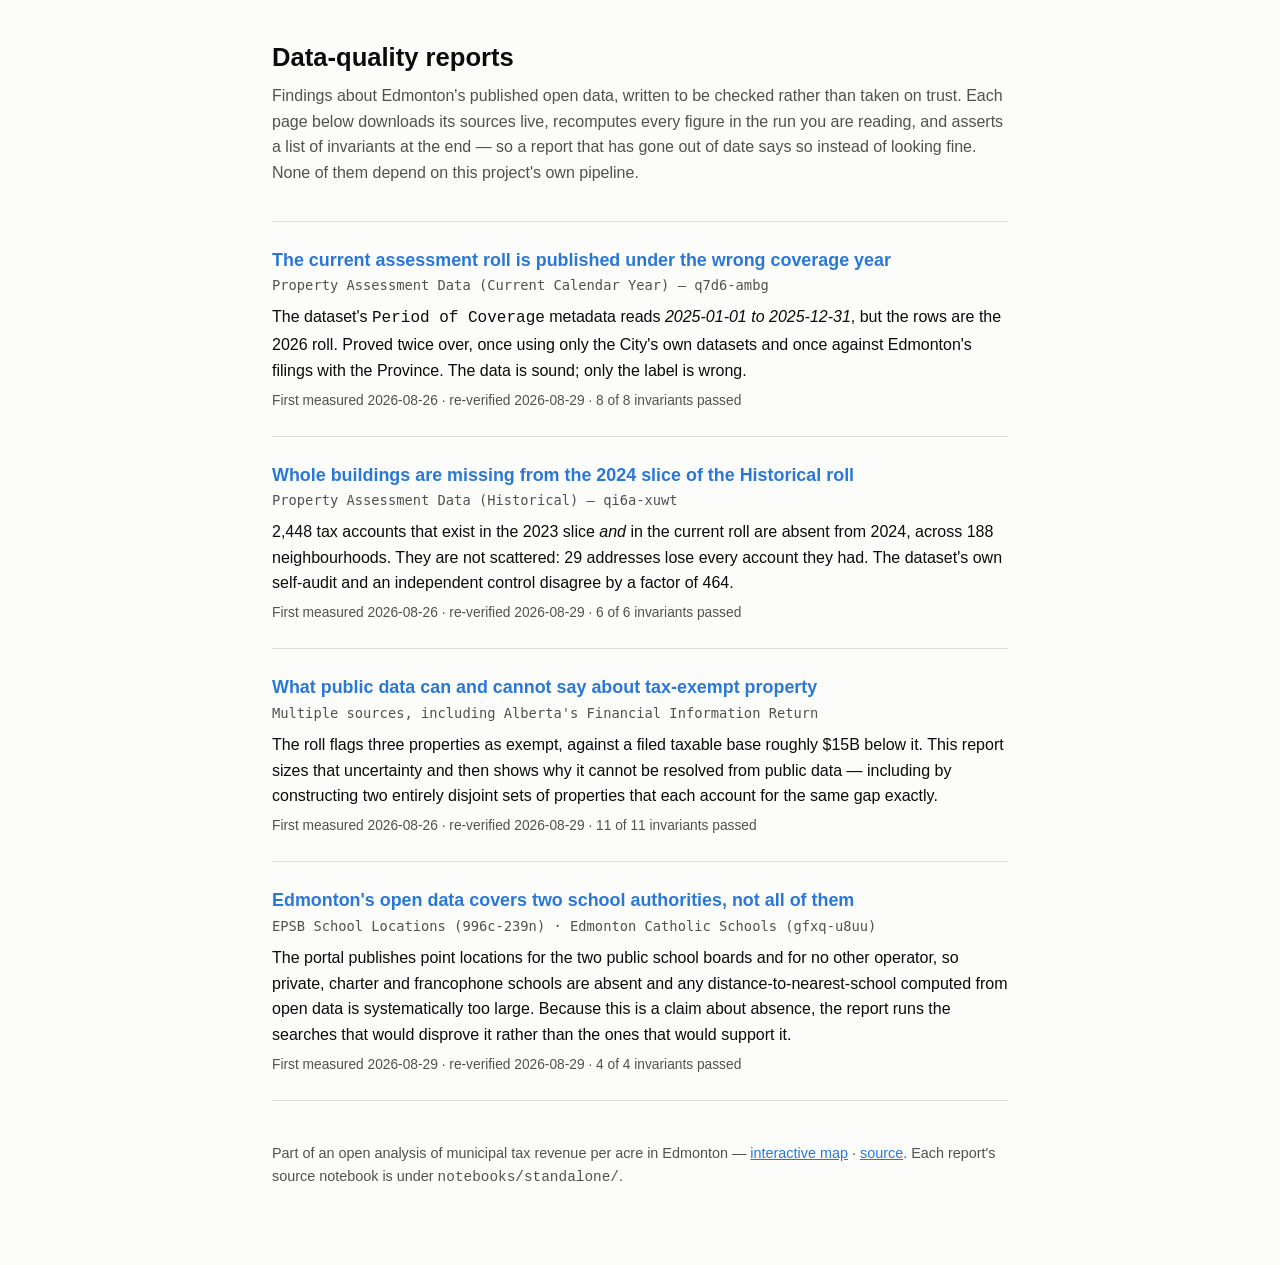
<file: notebooks/index.html>
<!DOCTYPE html>
<!--
  Landing page for the standalone data-quality reports (/notebooks/).

  Hand-written, NOT generated: the three pages beside it are nbconvert output
  and get overwritten wholesale on every re-render, so an index living inside
  one of them would not survive. Add a <li> here when a report is published —
  a page nothing links to is a page nobody reads, which is the failure this
  file exists to prevent (docs/DATA_ISSUES.md).

  Deploys on push like the reports themselves: web/notebooks/** is deliberately
  absent from deploy.yml's exclude list, because unlike web/data/** nothing
  regenerates these in CI, so they are code.
-->
<html lang="en">
<head>
<meta charset="utf-8">
<meta name="viewport" content="width=device-width, initial-scale=1">
<title>Data-quality reports — Edmonton revenue-per-acre analysis</title>
<meta name="description" content="Standalone, reproducible reports on data-quality defects found in Edmonton's published open data.">
<style>
  :root { color-scheme: light; }
  body {
    margin: 0 auto; padding: 2.6rem 1.4rem 4rem; max-width: 46rem;
    background: #fcfcfb; color: #0b0b0b;
    font: 16px/1.6 -apple-system, BlinkMacSystemFont, "Segoe UI", Roboto, Cantarell, sans-serif;
  }
  h1 { font-size: 1.6rem; line-height: 1.25; margin: 0 0 .6rem; }
  .lede { color: #52514e; margin: 0 0 2.2rem; }
  ul { list-style: none; padding: 0; margin: 0; }
  li { border-top: 1px solid #dcdcd8; padding: 1.5rem 0; }
  li:last-child { border-bottom: 1px solid #dcdcd8; }
  a.report { font-size: 1.12rem; font-weight: 700; color: #2a78d6; text-decoration: none; }
  a.report:hover, a.report:focus { text-decoration: underline; }
  .dataset { font-family: ui-monospace, "DejaVu Sans Mono", monospace; font-size: .86rem; color: #52514e; }
  p.finding { margin: .5rem 0 .4rem; }
  .meta { font-size: .86rem; color: #52514e; margin: 0; }
  footer { margin-top: 2.6rem; font-size: .9rem; color: #52514e; }
  footer a { color: #2a78d6; }
</style>
</head>
<body>

<h1>Data-quality reports</h1>

<p class="lede">
  Findings about Edmonton's published open data, written to be checked rather
  than taken on trust. Each page below downloads its sources live, recomputes
  every figure in the run you are reading, and asserts a list of invariants at
  the end — so a report that has gone out of date says so instead of looking
  fine. None of them depend on this project's own pipeline.
</p>

<ul>

  <li>
    <a class="report" href="roll-year-metadata.html">The current assessment roll is published under the wrong coverage year</a>
    <div class="dataset">Property Assessment Data (Current Calendar Year) — q7d6-ambg</div>
    <p class="finding">
      The dataset's <code>Period of Coverage</code> metadata reads
      <em>2025-01-01 to 2025-12-31</em>, but the rows are the 2026 roll. Proved
      twice over, once using only the City's own datasets and once against
      Edmonton's filings with the Province. The data is sound; only the label
      is wrong.
    </p>
    <p class="meta">First measured 2026-08-26 · re-verified 2026-08-29 · 8 of 8 invariants passed</p>
  </li>

  <li>
    <a class="report" href="historical-2024-gap.html">Whole buildings are missing from the 2024 slice of the Historical roll</a>
    <div class="dataset">Property Assessment Data (Historical) — qi6a-xuwt</div>
    <p class="finding">
      2,448 tax accounts that exist in the 2023 slice <em>and</em> in the
      current roll are absent from 2024, across 188 neighbourhoods. They are not
      scattered: 29 addresses lose every account they had. The dataset's own
      self-audit and an independent control disagree by a factor of 464.
    </p>
    <p class="meta">First measured 2026-08-26 · re-verified 2026-08-29 · 6 of 6 invariants passed</p>
  </li>

  <li>
    <a class="report" href="exemption-uncertainty.html">What public data can and cannot say about tax-exempt property</a>
    <div class="dataset">Multiple sources, including Alberta's Financial Information Return</div>
    <p class="finding">
      The roll flags three properties as exempt, against a filed taxable base
      roughly $15B below it. This report sizes that uncertainty and then shows
      why it cannot be resolved from public data — including by constructing two
      entirely disjoint sets of properties that each account for the same gap
      exactly.
    </p>
    <p class="meta">First measured 2026-08-26 · re-verified 2026-08-29 · 11 of 11 invariants passed</p>
  </li>

  <li>
    <a class="report" href="school-coverage-gap.html">Edmonton's open data covers two school authorities, not all of them</a>
    <div class="dataset">EPSB School Locations (996c-239n) · Edmonton Catholic Schools (gfxq-u8uu)</div>
    <p class="finding">
      The portal publishes point locations for the two public school boards and
      for no other operator, so private, charter and francophone schools are
      absent and any distance-to-nearest-school computed from open data is
      systematically too large. Because this is a claim about absence, the
      report runs the searches that would disprove it rather than the ones that
      would support it.
    </p>
    <p class="meta">First measured 2026-08-29 · re-verified 2026-08-29 · 4 of 4 invariants passed</p>
  </li>

</ul>

<footer>
  <p>
    Part of an open analysis of municipal tax revenue per acre in Edmonton —
    <a href="../">interactive map</a> ·
    <a href="https://github.com/PeterFriedrich/edmonton-tax-viz">source</a>.
    Each report's source notebook is under <code>notebooks/standalone/</code>.
  </p>
</footer>

</body>
</html>
</file>
